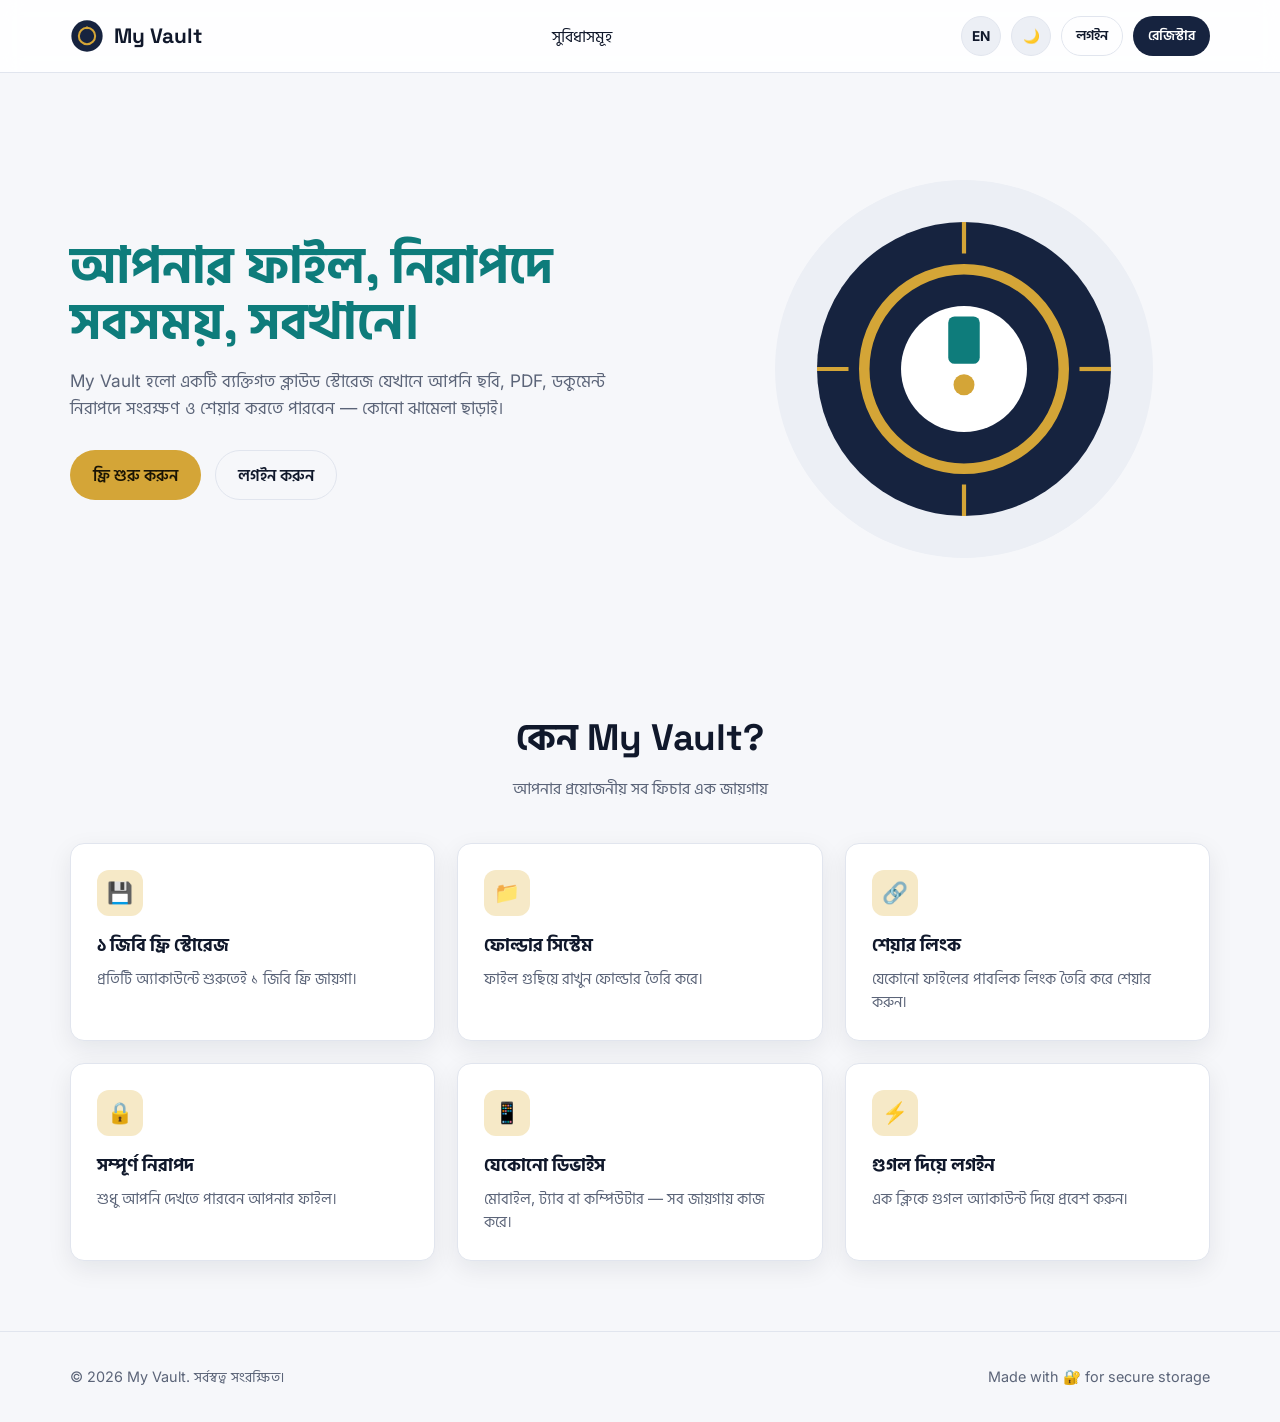
<file: index.html>
<!DOCTYPE html>
<html lang="bn">
<head>
<meta charset="UTF-8">
<meta name="viewport" content="width=device-width, initial-scale=1.0">
<title>My Vault — নিরাপদ ব্যক্তিগত ক্লাউড স্টোরেজ</title>
<meta name="description" content="My Vault — আপনার ছবি, PDF ও ডকুমেন্ট নিরাপদে সংরক্ষণ ও শেয়ার করুন।">
<link rel="icon" href="data:image/svg+xml,<svg xmlns=%22http://www.w3.org/2000/svg%22 viewBox=%220 0 100 100%22><circle cx=%2250%22 cy=%2250%22 r=%2245%22 fill=%22%2316233F%22/><circle cx=%2250%22 cy=%2250%22 r=%2222%22 fill=%22none%22 stroke=%22%23D4A537%22 stroke-width=%226%22/></svg>">
<link rel="preconnect" href="https://fonts.googleapis.com">
<link href="https://fonts.googleapis.com/css2?family=Space+Grotesk:wght@500;600;700&family=Inter:wght@400;500;600;700&family=Hind+Siliguri:wght@400;500;600;700&display=swap" rel="stylesheet">
<link rel="stylesheet" href="css/style.css">
</head>
<body>

<!-- ===== Navbar ===== -->
<header class="navbar">
  <div class="container">
    <a href="index.html" class="brand">
      <svg class="dial" viewBox="0 0 100 100" xmlns="http://www.w3.org/2000/svg">
        <circle cx="50" cy="50" r="46" fill="#16233F"/>
        <circle cx="50" cy="50" r="24" fill="none" stroke="#D4A537" stroke-width="6"/>
        <circle cx="50" cy="26" r="4" fill="#D4A537"/>
      </svg>
      My Vault
    </a>
    <nav class="nav-links">
      <a href="#features" data-i18n="nav_features">সুবিধাসমূহ</a>
    </nav>
    <div class="nav-actions">
      <button id="langToggle" class="icon-btn" title="Language">EN</button>
      <button id="themeToggle" class="icon-btn" title="Theme">🌙</button>
      <a href="login.html" class="btn btn-outline btn-sm" data-i18n="nav_login">লগইন</a>
      <a href="register.html" class="btn btn-primary btn-sm" data-i18n="nav_register">রেজিস্টার</a>
    </div>
  </div>
</header>

<!-- ===== Hero ===== -->
<section class="hero">
  <div class="container">
    <div>
      <h1><span data-i18n="hero_title_1">আপনার ফাইল, নিরাপদে</span><br><span data-i18n="hero_title_2">সবসময়, সবখানে।</span></h1>
      <p data-i18n="hero_desc">My Vault হলো একটি ব্যক্তিগত ক্লাউড স্টোরেজ যেখানে আপনি ছবি, PDF, ডকুমেন্ট নিরাপদে সংরক্ষণ ও শেয়ার করতে পারবেন — কোনো ঝামেলা ছাড়াই।</p>
      <div class="hero-cta">
        <a href="register.html" class="btn btn-accent" data-i18n="hero_cta_start">ফ্রি শুরু করুন</a>
        <a href="login.html" class="btn btn-outline" data-i18n="hero_cta_login">লগইন করুন</a>
      </div>
    </div>
    <div class="hero-visual">
      <!-- সিগনেচার ভল্ট-ডায়াল ইলাস্ট্রেশন -->
      <svg class="vault-dial" viewBox="0 0 400 400" xmlns="http://www.w3.org/2000/svg">
        <circle cx="200" cy="200" r="180" fill="var(--bg-soft)"/>
        <circle cx="200" cy="200" r="140" fill="var(--primary)"/>
        <circle cx="200" cy="200" r="95" fill="none" stroke="var(--accent)" stroke-width="10"/>
        <circle cx="200" cy="200" r="60" fill="var(--bg-elevated)"/>
        <rect x="185" y="150" width="30" height="45" rx="6" fill="var(--primary-2)"/>
        <circle cx="200" cy="215" r="10" fill="var(--accent)"/>
        <g stroke="var(--accent)" stroke-width="4">
          <line x1="200" y1="60" x2="200" y2="90"/>
          <line x1="200" y1="310" x2="200" y2="340"/>
          <line x1="60" y1="200" x2="90" y2="200"/>
          <line x1="310" y1="200" x2="340" y2="200"/>
        </g>
      </svg>
    </div>
  </div>
</section>

<!-- ===== Features ===== -->
<section class="section" id="features">
  <div class="container">
    <div class="section-head">
      <h2 data-i18n="feat_title">কেন My Vault?</h2>
      <p data-i18n="feat_sub">আপনার প্রয়োজনীয় সব ফিচার এক জায়গায়</p>
    </div>
    <div class="grid grid-3">
      <div class="card feature-card"><div class="ic">💾</div><h3 data-i18n="f1_t">১ জিবি ফ্রি স্টোরেজ</h3><p data-i18n="f1_d">প্রতিটি অ্যাকাউন্টে শুরুতেই ১ জিবি ফ্রি জায়গা।</p></div>
      <div class="card feature-card"><div class="ic">📁</div><h3 data-i18n="f2_t">ফোল্ডার সিস্টেম</h3><p data-i18n="f2_d">ফাইল গুছিয়ে রাখুন ফোল্ডার তৈরি করে।</p></div>
      <div class="card feature-card"><div class="ic">🔗</div><h3 data-i18n="f3_t">শেয়ার লিংক</h3><p data-i18n="f3_d">যেকোনো ফাইলের পাবলিক লিংক তৈরি করে শেয়ার করুন।</p></div>
      <div class="card feature-card"><div class="ic">🔒</div><h3 data-i18n="f4_t">সম্পূর্ণ নিরাপদ</h3><p data-i18n="f4_d">শুধু আপনি দেখতে পারবেন আপনার ফাইল।</p></div>
      <div class="card feature-card"><div class="ic">📱</div><h3 data-i18n="f5_t">যেকোনো ডিভাইস</h3><p data-i18n="f5_d">মোবাইল, ট্যাব বা কম্পিউটার — সব জায়গায় কাজ করে।</p></div>
      <div class="card feature-card"><div class="ic">⚡</div><h3 data-i18n="f6_t">গুগল দিয়ে লগইন</h3><p data-i18n="f6_d">এক ক্লিকে গুগল অ্যাকাউন্ট দিয়ে প্রবেশ করুন।</p></div>
    </div>
  </div>
</section>

<!-- ===== Footer ===== -->
<footer class="footer">
  <div class="container">
    <span>© <span id="year"></span> My Vault. <span data-i18n="footer_rights">সর্বস্বত্ব সংরক্ষিত।</span></span>
    <span>Made with 🔐 for secure storage</span>
  </div>
</footer>

<script>document.getElementById("year").textContent = new Date().getFullYear();</script>
<script src="js/i18n.js"></script>
</body>
</html>
</file>
<file: css/style.css>
/* =========================================================
   My Vault — Global Stylesheet
   থিম: ডিজিটাল ভল্ট (নিরাপদ লকার) — গভীর নেভি + সোনালি ডায়াল অ্যাকসেন্ট
   ========================================================= */

:root{
  /* --- Light mode (ডিফল্ট) --- */
  --bg: #F6F7FA;
  --bg-elevated: #FFFFFF;
  --bg-soft: #ECEFF5;
  --text: #10182B;
  --text-muted: #5B6478;
  --border: #E1E5EE;
  --primary: #16233F;      /* গভীর নেভি — ভল্টের ইস্পাত */
  --primary-2: #0E7C7B;    /* টিল — লক-মেকানিজম */
  --accent: #D4A537;       /* সোনালি ডায়াল */
  --accent-soft: #F6E9C7;
  --danger: #D64545;
  --success: #1E9E6C;
  --warning: #E0A81C;
  --radius: 14px;
  --radius-sm: 8px;
  --shadow: 0 8px 24px rgba(16,24,43,.08);
  --shadow-lg: 0 20px 48px rgba(16,24,43,.16);
  --font-display: 'Space Grotesk', 'Hind Siliguri', sans-serif;
  --font-body: 'Inter', 'Hind Siliguri', sans-serif;
}

[data-theme="dark"]{
  --bg: #0B111F;
  --bg-elevated: #131B2E;
  --bg-soft: #1A2338;
  --text: #EDF0F7;
  --text-muted: #98A2BE;
  --border: #26304A;
  --primary: #E8ECF7;
  --primary-2: #35B4B2;
  --accent: #E8BE55;
  --accent-soft: #3A3120;
  --shadow: 0 8px 24px rgba(0,0,0,.35);
  --shadow-lg: 0 24px 60px rgba(0,0,0,.5);
}

*{ box-sizing:border-box; margin:0; padding:0; }
html{ scroll-behavior:smooth; }
body{
  background:var(--bg);
  color:var(--text);
  font-family:var(--font-body);
  line-height:1.55;
  transition:background .25s ease, color .25s ease;
  min-height:100vh;
}
img{ max-width:100%; display:block; }
a{ color:inherit; text-decoration:none; }
button, input, select, textarea{ font-family:inherit; font-size:1rem; }
ul{ list-style:none; }
:focus-visible{ outline:2px solid var(--primary-2); outline-offset:2px; }

.container{ width:100%; max-width:1180px; margin:0 auto; padding:0 20px; }

/* ---------- Buttons ---------- */
.btn{
  display:inline-flex; align-items:center; justify-content:center; gap:8px;
  padding:12px 22px; border-radius:999px; border:1px solid transparent;
  font-weight:600; cursor:pointer; transition:transform .15s ease, box-shadow .15s ease, background .15s ease;
  white-space:nowrap;
}
.btn:active{ transform:scale(.97); }
.btn-primary{ background:var(--primary); color:var(--bg-elevated); }
.btn-primary:hover{ box-shadow:var(--shadow-lg); }
.btn-accent{ background:var(--accent); color:#1A1404; }
.btn-accent:hover{ box-shadow:var(--shadow-lg); }
.btn-outline{ background:transparent; border-color:var(--border); color:var(--text); }
.btn-outline:hover{ border-color:var(--primary-2); }
.btn-ghost{ background:transparent; color:var(--text-muted); }
.btn-ghost:hover{ color:var(--text); }
.btn-danger{ background:var(--danger); color:#fff; }
.btn-sm{ padding:8px 14px; font-size:.85rem; }
.btn-block{ width:100%; }
.btn[disabled]{ opacity:.55; cursor:not-allowed; }

/* ---------- Navbar ---------- */
.navbar{
  position:sticky; top:0; z-index:50;
  background:color-mix(in srgb, var(--bg-elevated) 88%, transparent);
  backdrop-filter:blur(10px);
  border-bottom:1px solid var(--border);
}
.navbar .container{ display:flex; align-items:center; justify-content:space-between; height:72px; }
.brand{ display:flex; align-items:center; gap:10px; font-family:var(--font-display); font-weight:700; font-size:1.3rem; }
.brand .dial{ width:34px; height:34px; }
.nav-links{ display:flex; align-items:center; gap:22px; }
.nav-actions{ display:flex; align-items:center; gap:10px; }

/* Icon toggle buttons (theme / lang) */
.icon-btn{
  width:40px; height:40px; border-radius:50%; border:1px solid var(--border);
  background:var(--bg-soft); display:flex; align-items:center; justify-content:center;
  cursor:pointer; color:var(--text); font-weight:700; font-size:.85rem;
}
.icon-btn:hover{ border-color:var(--primary-2); }

/* ---------- Hero ---------- */
.hero{ padding:86px 0 60px; position:relative; overflow:hidden; }
.hero .container{ display:grid; grid-template-columns:1.1fr .9fr; gap:48px; align-items:center; }
.hero h1{ font-family:var(--font-display); font-size:clamp(2.1rem,4vw,3.4rem); line-height:1.1; margin-bottom:18px; }
.hero h1 span{ color:var(--primary-2); }
.hero p{ color:var(--text-muted); font-size:1.08rem; max-width:52ch; margin-bottom:28px; }
.hero-cta{ display:flex; gap:14px; flex-wrap:wrap; }
.hero-visual{ position:relative; }

/* Signature vault dial illustration */
.vault-dial{ width:100%; max-width:420px; margin:0 auto; display:block; }

/* ---------- Feature grid ---------- */
.section{ padding:70px 0; }
.section-head{ text-align:center; max-width:640px; margin:0 auto 42px; }
.section-head h2{ font-family:var(--font-display); font-size:clamp(1.6rem,3vw,2.3rem); margin-bottom:10px; }
.section-head p{ color:var(--text-muted); }
.grid{ display:grid; gap:22px; }
.grid-3{ grid-template-columns:repeat(3,1fr); }
.grid-4{ grid-template-columns:repeat(4,1fr); }
.card{
  background:var(--bg-elevated); border:1px solid var(--border); border-radius:var(--radius);
  padding:26px; box-shadow:var(--shadow);
}
.feature-card .ic{
  width:46px; height:46px; border-radius:12px; background:var(--accent-soft);
  display:flex; align-items:center; justify-content:center; margin-bottom:16px; font-size:1.3rem;
}
.feature-card h3{ font-family:var(--font-display); margin-bottom:8px; font-size:1.1rem; }
.feature-card p{ color:var(--text-muted); font-size:.94rem; }

/* ---------- Footer ---------- */
.footer{ border-top:1px solid var(--border); padding:34px 0; color:var(--text-muted); font-size:.9rem; }
.footer .container{ display:flex; justify-content:space-between; flex-wrap:wrap; gap:12px; }

/* ---------- Auth pages ---------- */
.auth-wrap{ min-height:100vh; display:flex; align-items:center; justify-content:center; padding:40px 16px; }
.auth-card{ width:100%; max-width:420px; background:var(--bg-elevated); border:1px solid var(--border); border-radius:var(--radius); box-shadow:var(--shadow-lg); padding:34px 30px; }
.auth-card h1{ font-family:var(--font-display); font-size:1.5rem; margin-bottom:6px; text-align:center;}
.auth-sub{ text-align:center; color:var(--text-muted); font-size:.9rem; margin-bottom:24px; }
.field{ margin-bottom:16px; }
.field label{ display:block; font-size:.85rem; font-weight:600; margin-bottom:6px; color:var(--text-muted); }
.field input, .field select, .field textarea{
  width:100%; padding:11px 13px; border-radius:var(--radius-sm); border:1px solid var(--border);
  background:var(--bg); color:var(--text);
}
.field input:focus{ border-color:var(--primary-2); }
.field-hint{ font-size:.78rem; color:var(--text-muted); margin-top:4px; }
.avatar-pick{ display:flex; align-items:center; gap:14px; margin-bottom:16px; }
.avatar-pick img{ width:60px; height:60px; border-radius:50%; object-fit:cover; background:var(--bg-soft); border:1px solid var(--border); }
.divider{ display:flex; align-items:center; gap:10px; color:var(--text-muted); font-size:.8rem; margin:18px 0; }
.divider::before, .divider::after{ content:""; flex:1; height:1px; background:var(--border); }
.auth-foot{ text-align:center; font-size:.9rem; color:var(--text-muted); margin-top:18px; }
.msg{ padding:10px 12px; border-radius:var(--radius-sm); font-size:.85rem; margin-bottom:14px; display:none; }
.msg.show{ display:block; }
.msg-error{ background:rgba(214,69,69,.12); color:var(--danger); }
.msg-success{ background:rgba(30,158,108,.12); color:var(--success); }
.msg-info{ background:rgba(14,124,123,.12); color:var(--primary-2); }

/* ---------- App shell (Dashboard) ---------- */
.app-shell{ display:grid; grid-template-columns:260px 1fr; min-height:100vh; }
.sidebar{ background:var(--bg-elevated); border-right:1px solid var(--border); padding:22px 16px; display:flex; flex-direction:column; gap:20px; position:sticky; top:0; height:100vh; overflow-y:auto; }
.sidebar-nav a{ display:flex; align-items:center; gap:10px; padding:11px 12px; border-radius:var(--radius-sm); color:var(--text-muted); font-weight:600; font-size:.92rem; margin-bottom:4px; cursor:pointer; }
.sidebar-nav a.active, .sidebar-nav a:hover{ background:var(--bg-soft); color:var(--text); }
.storage-box{ background:var(--bg-soft); border-radius:var(--radius); padding:16px; }
.storage-box .bar{ height:8px; border-radius:999px; background:var(--border); overflow:hidden; margin:10px 0; }
.storage-box .bar-fill{ height:100%; background:linear-gradient(90deg,var(--primary-2),var(--accent)); }
.main{ padding:24px 28px; }
.topbar{ display:flex; align-items:center; justify-content:space-between; gap:16px; margin-bottom:22px; flex-wrap:wrap; }
.search-box{ flex:1; min-width:200px; max-width:420px; position:relative; }
.search-box input{ width:100%; padding:11px 14px 11px 38px; border-radius:999px; border:1px solid var(--border); background:var(--bg-soft); }
.search-box .si{ position:absolute; left:13px; top:50%; transform:translateY(-50%); opacity:.6; }
.profile-chip{ display:flex; align-items:center; gap:10px; cursor:pointer; }
.profile-chip img{ width:38px; height:38px; border-radius:50%; object-fit:cover; border:1px solid var(--border); }

.stats-row{ display:grid; grid-template-columns:repeat(4,1fr); gap:16px; margin-bottom:24px; }
.stat-card{ background:var(--bg-elevated); border:1px solid var(--border); border-radius:var(--radius); padding:18px; }
.stat-card .num{ font-family:var(--font-display); font-size:1.6rem; }
.stat-card .lbl{ color:var(--text-muted); font-size:.83rem; }

.toolbar{ display:flex; gap:10px; align-items:center; flex-wrap:wrap; margin-bottom:16px; }
.breadcrumb{ display:flex; align-items:center; gap:6px; font-size:.9rem; color:var(--text-muted); flex-wrap:wrap; }
.breadcrumb span{ cursor:pointer; }
.breadcrumb span:hover{ color:var(--primary-2); }

.file-grid{ display:grid; grid-template-columns:repeat(auto-fill,minmax(160px,1fr)); gap:16px; }
.file-card{ background:var(--bg-elevated); border:1px solid var(--border); border-radius:var(--radius); padding:14px; cursor:pointer; position:relative; transition:box-shadow .15s ease; }
.file-card:hover{ box-shadow:var(--shadow); }
.file-card .thumb{ width:100%; aspect-ratio:1/1; border-radius:var(--radius-sm); background:var(--bg-soft); display:flex; align-items:center; justify-content:center; font-size:2rem; overflow:hidden; margin-bottom:10px; }
.file-card .thumb img{ width:100%; height:100%; object-fit:cover; }
.file-card .name{ font-size:.85rem; font-weight:600; overflow:hidden; text-overflow:ellipsis; white-space:nowrap; }
.file-card .meta{ font-size:.74rem; color:var(--text-muted); margin-top:2px; }
.file-card .menu-btn{ position:absolute; top:10px; right:10px; background:var(--bg-elevated); border:1px solid var(--border); border-radius:50%; width:28px; height:28px; display:flex; align-items:center; justify-content:center; cursor:pointer; }
.file-card .dl-btn{ position:absolute; top:10px; right:44px; background:var(--bg-elevated); border:1px solid var(--border); border-radius:50%; width:28px; height:28px; display:flex; align-items:center; justify-content:center; cursor:pointer; font-size:.85rem; }
.file-card .dl-btn:hover{ border-color:var(--primary-2); background:var(--bg-soft); }
.folder-card .thumb{ font-size:2.4rem; color:var(--accent); }

.dropdown{ position:absolute; top:100%; right:0; background:var(--bg-elevated); border:1px solid var(--border); border-radius:var(--radius-sm); box-shadow:var(--shadow-lg); min-width:150px; z-index:30; overflow:hidden; display:none; }
.dropdown.show{ display:block; }
.dropdown button{ width:100%; text-align:left; background:none; border:none; padding:10px 14px; font-size:.86rem; cursor:pointer; color:var(--text); display:flex; align-items:center; gap:8px; }
.dropdown button:hover{ background:var(--bg-soft); }
.dropdown button.danger{ color:var(--danger); }

.empty-state{ text-align:center; padding:60px 20px; color:var(--text-muted); }
.empty-state .ic{ font-size:2.6rem; margin-bottom:10px; }

/* ---------- Modal ---------- */
.modal-overlay{ position:fixed; inset:0; background:rgba(6,10,20,.55); display:none; align-items:center; justify-content:center; z-index:100; padding:16px; }
.modal-overlay.show{ display:flex; }
.modal{ background:var(--bg-elevated); border-radius:var(--radius); padding:26px; width:100%; max-width:420px; box-shadow:var(--shadow-lg); }
.modal h3{ font-family:var(--font-display); margin-bottom:16px; }
.modal-actions{ display:flex; justify-content:flex-end; gap:10px; margin-top:18px; }

/* Upload progress */
.upload-item{ display:flex; align-items:center; gap:10px; padding:8px 0; font-size:.85rem; }
.upload-item .bar{ flex:1; height:6px; border-radius:999px; background:var(--border); overflow:hidden; }
.upload-item .bar-fill{ height:100%; background:var(--primary-2); width:0%; transition:width .2s; }

/* Toast */
.toast-wrap{ position:fixed; bottom:20px; right:20px; z-index:200; display:flex; flex-direction:column; gap:10px; }
.toast{ background:var(--primary); color:var(--bg-elevated); padding:12px 18px; border-radius:var(--radius-sm); box-shadow:var(--shadow-lg); font-size:.88rem; animation:toastIn .2s ease; }
.toast.error{ background:var(--danger); color:#fff; }
.toast.success{ background:var(--success); color:#fff; }
@keyframes toastIn{ from{ opacity:0; transform:translateY(10px);} to{opacity:1; transform:translateY(0);} }

/* Loader */
.spinner{ width:20px; height:20px; border:3px solid var(--border); border-top-color:var(--primary-2); border-radius:50%; animation:spin .7s linear infinite; }
@keyframes spin{ to{ transform:rotate(360deg); } }
.page-loader{ position:fixed; inset:0; background:var(--bg); display:flex; align-items:center; justify-content:center; z-index:999; }

/* Admin table */
.table-wrap{ overflow-x:auto; }
table.data-table{ width:100%; border-collapse:collapse; background:var(--bg-elevated); border-radius:var(--radius); overflow:hidden; }
table.data-table th, table.data-table td{ padding:12px 14px; text-align:left; border-bottom:1px solid var(--border); font-size:.88rem; }
table.data-table th{ background:var(--bg-soft); font-family:var(--font-display); }
.badge{ padding:3px 10px; border-radius:999px; font-size:.75rem; font-weight:600; }
.badge-active{ background:rgba(30,158,108,.15); color:var(--success); }
.badge-blocked{ background:rgba(214,69,69,.15); color:var(--danger); }

/* Share page */
.share-wrap{ min-height:100vh; display:flex; align-items:center; justify-content:center; padding:30px; }
.share-card{ max-width:480px; width:100%; background:var(--bg-elevated); border:1px solid var(--border); border-radius:var(--radius); box-shadow:var(--shadow-lg); padding:30px; text-align:center; }
.share-card .thumb-lg{ width:100%; max-height:280px; border-radius:var(--radius-sm); background:var(--bg-soft); display:flex; align-items:center; justify-content:center; overflow:hidden; margin-bottom:18px; font-size:3rem; }
.share-card .thumb-lg img{ width:100%; height:100%; object-fit:contain; }

/* ---------- Responsive ---------- */
@media (max-width:960px){
  .hero .container{ grid-template-columns:1fr; }
  .grid-3, .grid-4{ grid-template-columns:repeat(2,1fr); }
  .stats-row{ grid-template-columns:repeat(2,1fr); }
  .app-shell{ grid-template-columns:1fr; }
  .sidebar{ position:fixed; left:0; top:0; z-index:80; transform:translateX(-100%); transition:transform .2s ease; width:250px; box-shadow:var(--shadow-lg); }
  .sidebar.open{ transform:translateX(0); }
  .nav-links{ display:none; }
}
@media (max-width:560px){
  .grid-3, .grid-4{ grid-template-columns:1fr 1fr; }
  .stats-row{ grid-template-columns:1fr 1fr; }
  .auth-card{ padding:26px 20px; }
  .main{ padding:18px 14px; }
}

/* Language visibility helper: [lang-target] elements toggled by js/i18n.js */
[data-i18n]{ }
</file>
